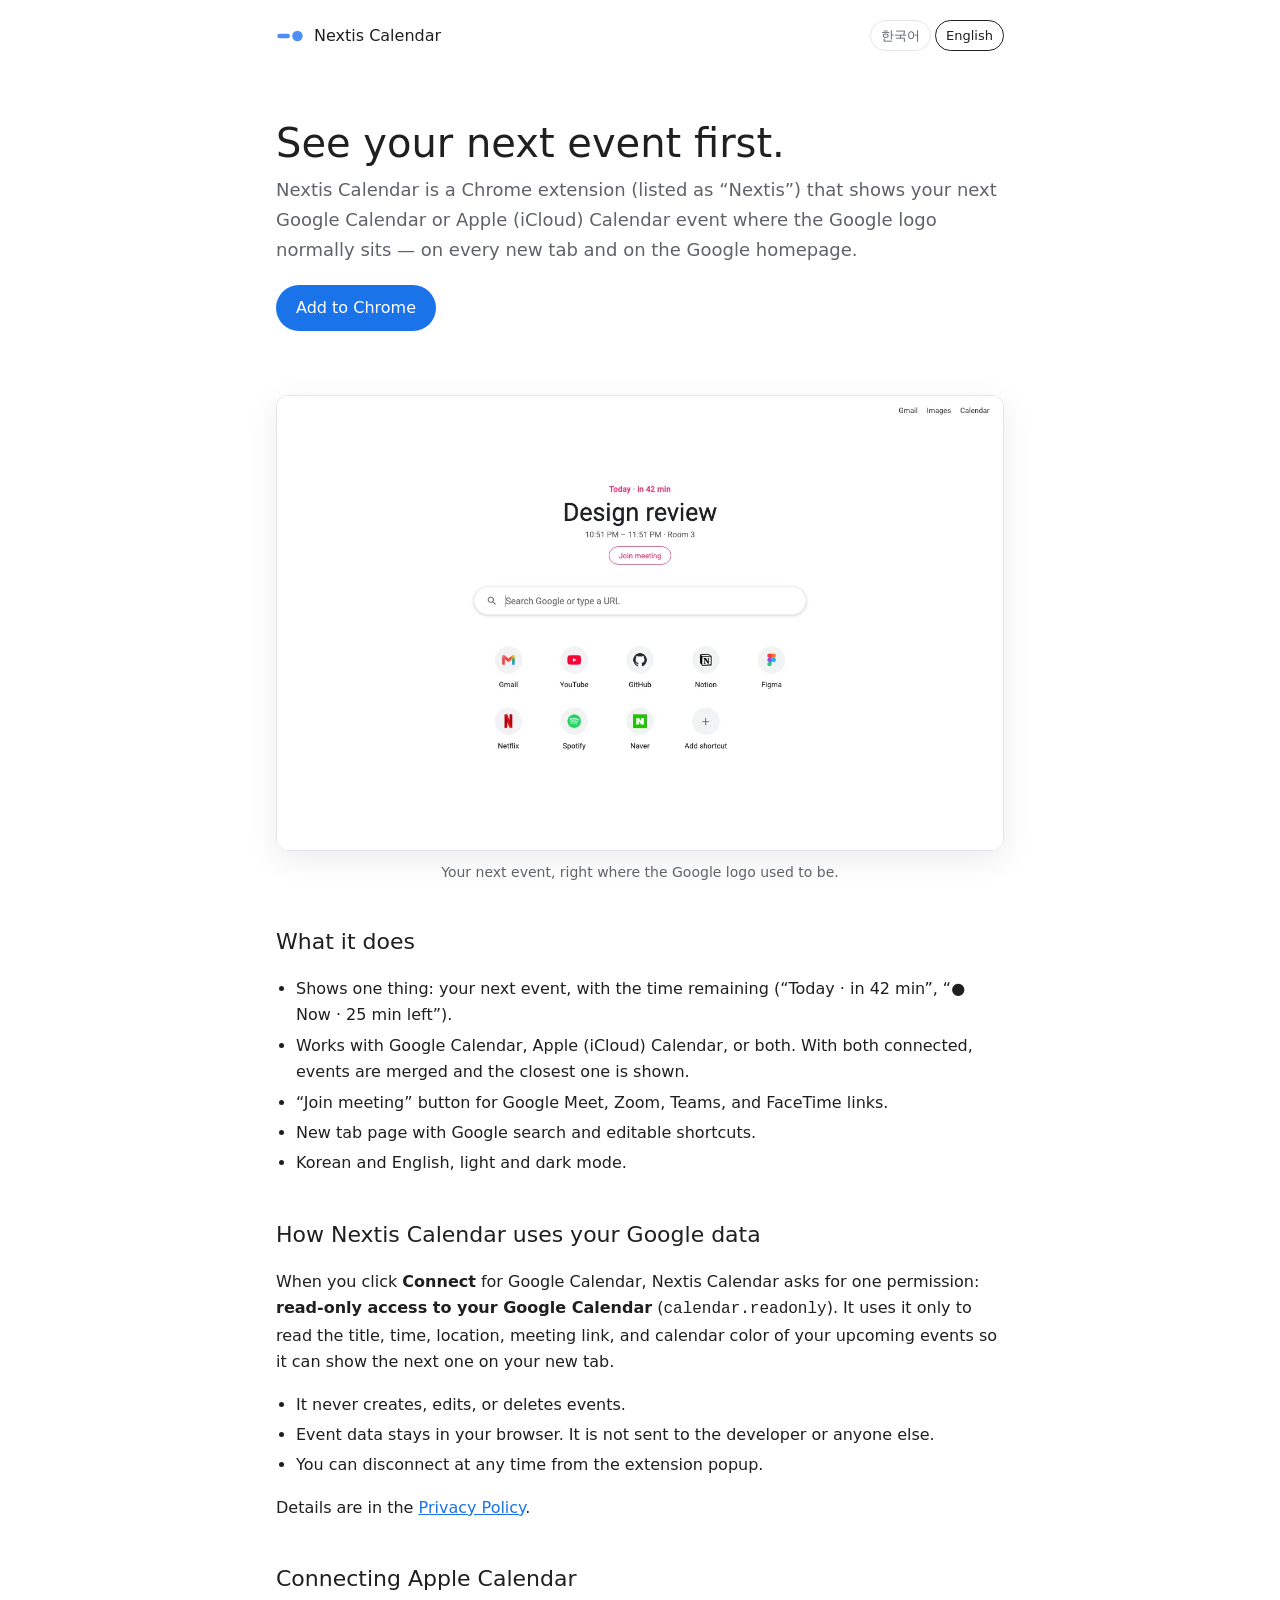
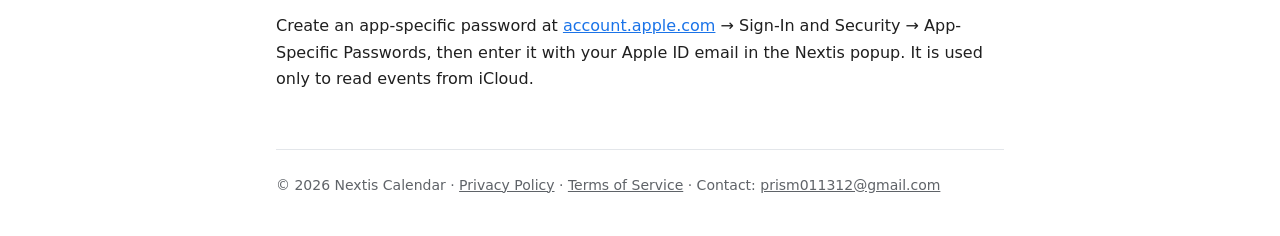
<file: index.html>
<!doctype html>
<html lang="en">
<head>
  <meta charset="utf-8">
  <meta name="viewport" content="width=device-width, initial-scale=1">
  <title>Nextis Calendar</title>
  <meta name="title-en" content="Nextis Calendar — your next event on every new tab">
  <meta name="title-ko" content="Nextis Calendar — 새 탭마다 다음 일정">
  <meta name="description" content="Nextis Calendar is a Chrome extension that shows your next Google or Apple (iCloud) Calendar event in place of the Google logo.">
  <link rel="icon" href="logo.svg">
  <link rel="stylesheet" href="style.css">
</head>
<body>
  <div class="wrap">
    <header class="top">
      <a class="brand" href="./"><img src="logo.svg" alt="">Nextis Calendar</a>
      <div class="lang" role="group" aria-label="Language">
        <button type="button" value="ko">한국어</button>
        <button type="button" value="en">English</button>
      </div>
    </header>

    <!-- English -->
    <main data-lang="en">
      <section class="hero">
        <h1>See your next event first.</h1>
        <p>Nextis Calendar is a Chrome extension (listed as “Nextis”) that shows your next Google Calendar or Apple (iCloud) Calendar event where the Google logo normally sits — on every new tab and on the Google homepage.</p>
        <a class="cta" href="https://chromewebstore.google.com/detail/dpgkimcmhbiepaklcbhblolommffabkh">Add to Chrome</a>
      </section>

      <figure class="shot">
        <picture>
          <source srcset="images/screenshot-newtab-en-dark.webp" media="(prefers-color-scheme: dark)">
          <img src="images/screenshot-newtab-en.webp" width="1280" height="800" alt="Nextis new tab: “Today · in 42 min — Design review” above Google search and shortcuts">
        </picture>
        <figcaption>Your next event, right where the Google logo used to be.</figcaption>
      </figure>

      <h2>What it does</h2>
      <ul>
        <li>Shows one thing: your next event, with the time remaining (“Today · in 42 min”, “● Now · 25 min left”).</li>
        <li>Works with Google Calendar, Apple (iCloud) Calendar, or both. With both connected, events are merged and the closest one is shown.</li>
        <li>“Join meeting” button for Google Meet, Zoom, Teams, and FaceTime links.</li>
        <li>New tab page with Google search and editable shortcuts.</li>
        <li>Korean and English, light and dark mode.</li>
      </ul>

      <h2>How Nextis Calendar uses your Google data</h2>
      <p>When you click <b>Connect</b> for Google Calendar, Nextis Calendar asks for one permission: <b>read-only access to your Google Calendar</b> (<code>calendar.readonly</code>). It uses it only to read the title, time, location, meeting link, and calendar color of your upcoming events so it can show the next one on your new tab.</p>
      <ul>
        <li>It never creates, edits, or deletes events.</li>
        <li>Event data stays in your browser. It is not sent to the developer or anyone else.</li>
        <li>You can disconnect at any time from the extension popup.</li>
      </ul>
      <p>Details are in the <a href="privacy.html?lang=en">Privacy Policy</a>.</p>

      <h2>Connecting Apple Calendar</h2>
      <p>Create an app-specific password at <a href="https://account.apple.com/account/manage">account.apple.com</a> → Sign-In and Security → App-Specific Passwords, then enter it with your Apple ID email in the Nextis popup. It is used only to read events from iCloud.</p>
    </main>

    <!-- 한국어 -->
    <main data-lang="ko">
      <section class="hero">
        <h1>다음 일정을 가장 먼저.</h1>
        <p>Nextis Calendar는 새 탭과 구글 첫 화면의 로고 자리에 Google 캘린더 또는 Apple(iCloud) 캘린더의 다음 일정을 보여주는 크롬 확장 프로그램입니다. (웹 스토어 이름: “Nextis”)</p>
        <a class="cta" href="https://chromewebstore.google.com/detail/dpgkimcmhbiepaklcbhblolommffabkh">Chrome에 추가</a>
      </section>

      <figure class="shot">
        <picture>
          <source srcset="images/screenshot-newtab-ko-dark.webp" media="(prefers-color-scheme: dark)">
          <img src="images/screenshot-newtab-ko.webp" width="1280" height="800" alt="Nextis 새 탭: Google 검색창과 바로가기 위에 “오늘 · 42분 후 — 디자인 리뷰 미팅”">
        </picture>
        <figcaption>구글 로고가 있던 자리에 다음 일정이 보입니다.</figcaption>
      </figure>

      <h2>기능</h2>
      <ul>
        <li>다음 일정 하나만, 남은 시간과 함께 보여줍니다 (“오늘 · 42분 후”, “● 진행 중 · 25분 남음”).</li>
        <li>Google 캘린더, Apple(iCloud) 캘린더 중 하나만 또는 둘 다 연결할 수 있습니다. 둘 다 연결하면 일정을 합쳐서 가장 가까운 일정을 보여줍니다.</li>
        <li>Google Meet, Zoom, Teams, FaceTime 링크가 있으면 “회의 참여” 버튼이 나옵니다.</li>
        <li>새 탭에 Google 검색창과 편집 가능한 바로가기가 있습니다.</li>
        <li>한국어와 영어, 라이트·다크 모드를 지원합니다.</li>
      </ul>

      <h2>Google 데이터를 사용하는 방법</h2>
      <p>Google 캘린더 <b>연결</b>을 누르면 Nextis Calendar는 <b>Google 캘린더 읽기 전용 권한</b>(<code>calendar.readonly</code>) 하나만 요청합니다. 이 권한으로 다가오는 일정의 제목, 시간, 장소, 회의 링크, 캘린더 색상만 읽어서 새 탭에 다음 일정을 보여줍니다.</p>
      <ul>
        <li>일정을 만들거나 고치거나 지우지 않습니다.</li>
        <li>일정 데이터는 브라우저 안에만 있고, 개발자나 다른 누구에게도 보내지 않습니다.</li>
        <li>확장 프로그램 팝업에서 언제든 연결을 해제할 수 있습니다.</li>
      </ul>
      <p>자세한 내용은 <a href="privacy.html?lang=ko">개인정보처리방침</a>을 보세요.</p>

      <h2>Apple 캘린더 연결</h2>
      <p><a href="https://account.apple.com/account/manage">account.apple.com</a> → 로그인 및 보안 → 앱 전용 암호에서 암호를 만든 뒤, Nextis 팝업에 Apple ID 이메일과 함께 입력하세요. 이 암호는 iCloud에서 일정을 읽는 데만 쓰입니다.</p>
    </main>

    <footer>
      <span data-lang="en">© 2026 Nextis Calendar · <a href="privacy.html?lang=en">Privacy Policy</a> · <a href="terms.html?lang=en">Terms of Service</a> · Contact: <a href="mailto:prism011312@gmail.com">prism011312@gmail.com</a></span>
      <span data-lang="ko">© 2026 Nextis Calendar · <a href="privacy.html?lang=ko">개인정보처리방침</a> · <a href="terms.html?lang=ko">이용약관</a> · 문의: <a href="mailto:prism011312@gmail.com">prism011312@gmail.com</a></span>
    </footer>
  </div>
  <script src="lang.js"></script>
</body>
</html>
</file>
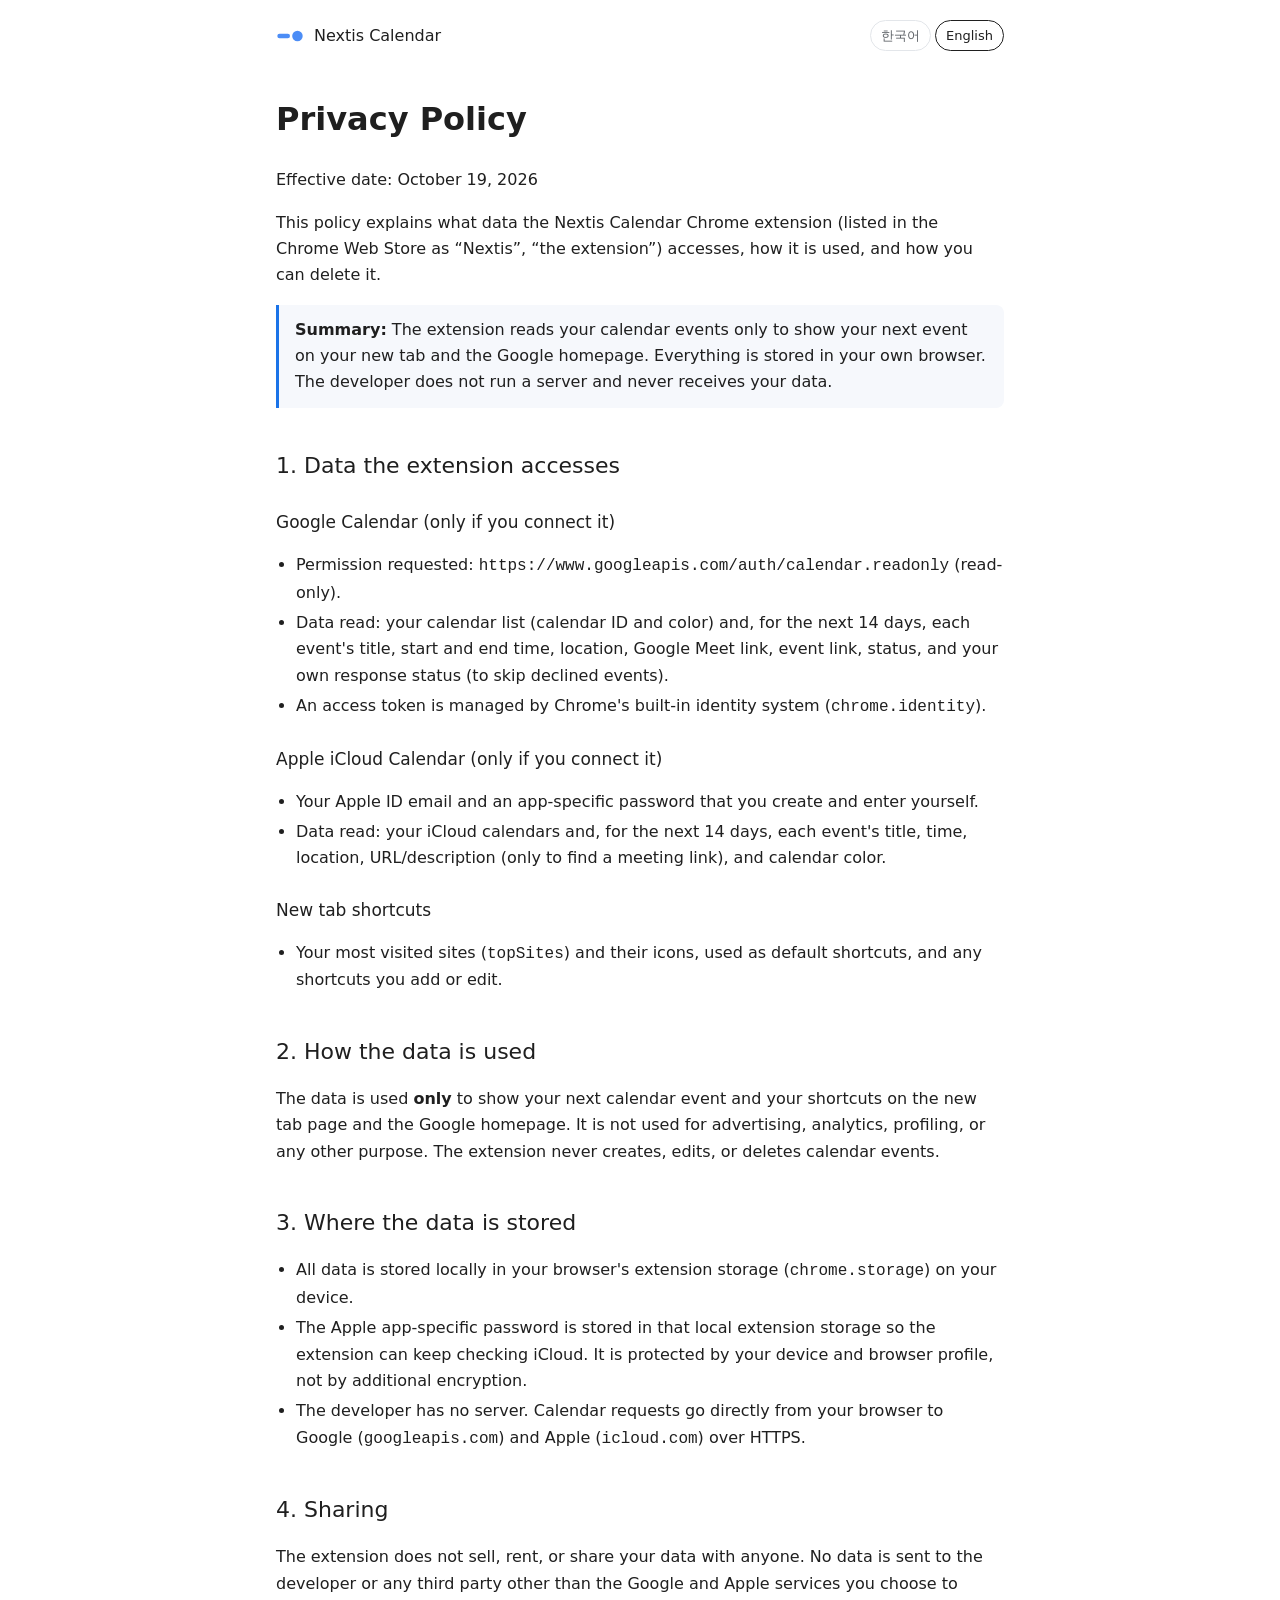
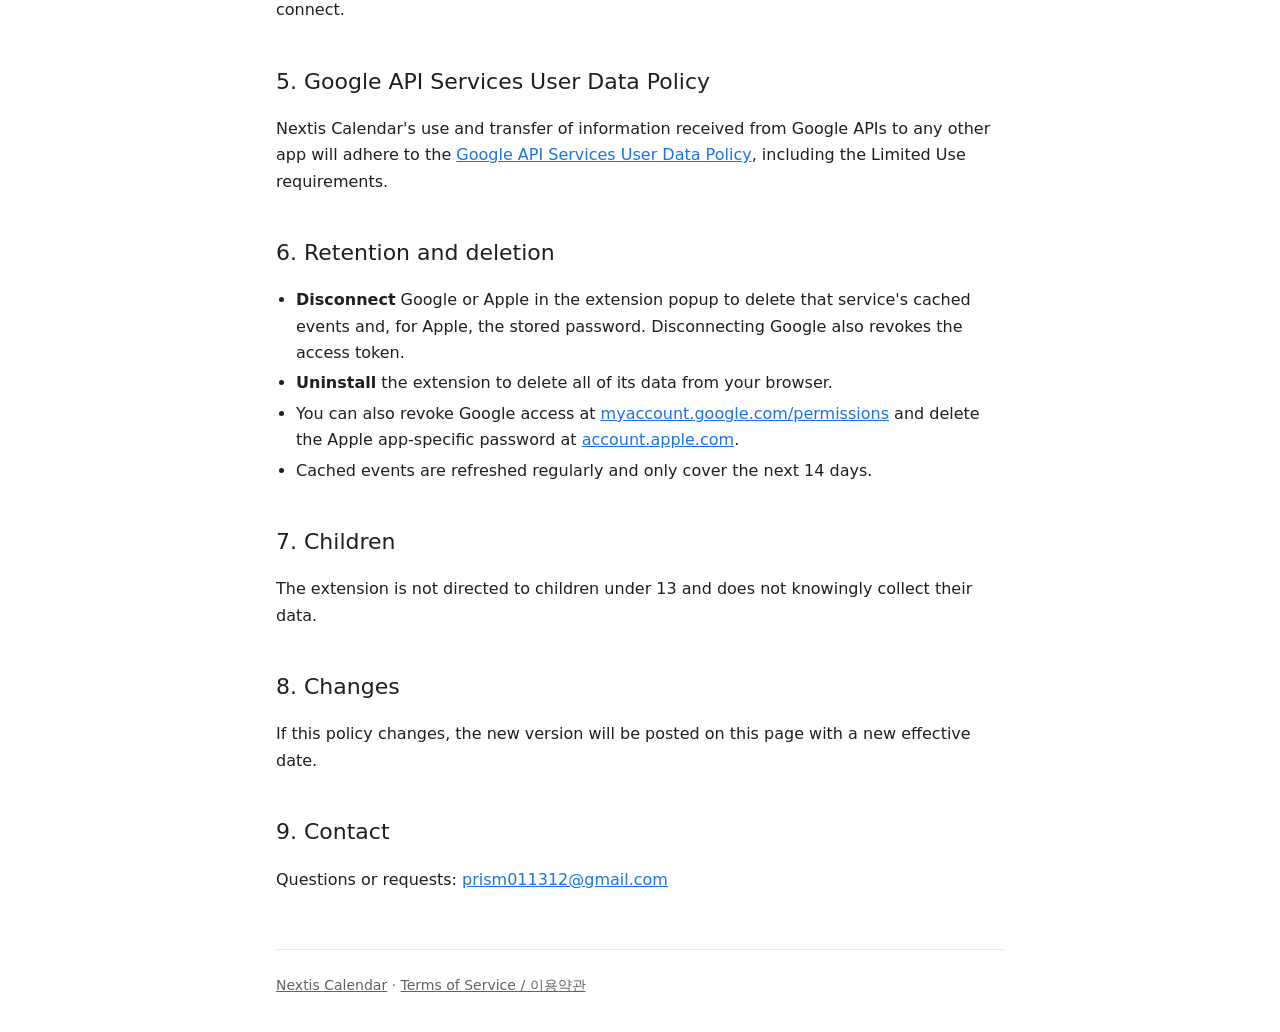
<file: privacy.html>
<!doctype html>
<html lang="en">
<head>
  <meta charset="utf-8">
  <meta name="viewport" content="width=device-width, initial-scale=1">
  <title>Privacy Policy — Nextis Calendar</title>
  <meta name="title-en" content="Privacy Policy — Nextis Calendar">
  <meta name="title-ko" content="개인정보처리방침 — Nextis Calendar">
  <link rel="icon" href="logo.svg">
  <link rel="stylesheet" href="style.css">
</head>
<body>
  <div class="wrap">
    <header class="top">
      <a class="brand" href="./"><img src="logo.svg" alt="">Nextis Calendar</a>
      <div class="lang" role="group" aria-label="Language">
        <button type="button" value="ko">한국어</button>
        <button type="button" value="en">English</button>
      </div>
    </header>

    <!-- English -->
    <main data-lang="en">
      <h1>Privacy Policy</h1>
      <p>Effective date: October 19, 2026</p>
      <p>This policy explains what data the Nextis Calendar Chrome extension (listed in the Chrome Web Store as “Nextis”, “the extension”) accesses, how it is used, and how you can delete it.</p>

      <p class="note"><b>Summary:</b> The extension reads your calendar events only to show your next event on your new tab and the Google homepage. Everything is stored in your own browser. The developer does not run a server and never receives your data.</p>

      <h2>1. Data the extension accesses</h2>
      <h3>Google Calendar (only if you connect it)</h3>
      <ul>
        <li>Permission requested: <code>https://www.googleapis.com/auth/calendar.readonly</code> (read-only).</li>
        <li>Data read: your calendar list (calendar ID and color) and, for the next 14 days, each event's title, start and end time, location, Google Meet link, event link, status, and your own response status (to skip declined events).</li>
        <li>An access token is managed by Chrome's built-in identity system (<code>chrome.identity</code>).</li>
      </ul>
      <h3>Apple iCloud Calendar (only if you connect it)</h3>
      <ul>
        <li>Your Apple ID email and an app-specific password that you create and enter yourself.</li>
        <li>Data read: your iCloud calendars and, for the next 14 days, each event's title, time, location, URL/description (only to find a meeting link), and calendar color.</li>
      </ul>
      <h3>New tab shortcuts</h3>
      <ul>
        <li>Your most visited sites (<code>topSites</code>) and their icons, used as default shortcuts, and any shortcuts you add or edit.</li>
      </ul>

      <h2>2. How the data is used</h2>
      <p>The data is used <b>only</b> to show your next calendar event and your shortcuts on the new tab page and the Google homepage. It is not used for advertising, analytics, profiling, or any other purpose. The extension never creates, edits, or deletes calendar events.</p>

      <h2>3. Where the data is stored</h2>
      <ul>
        <li>All data is stored locally in your browser's extension storage (<code>chrome.storage</code>) on your device.</li>
        <li>The Apple app-specific password is stored in that local extension storage so the extension can keep checking iCloud. It is protected by your device and browser profile, not by additional encryption.</li>
        <li>The developer has no server. Calendar requests go directly from your browser to Google (<code>googleapis.com</code>) and Apple (<code>icloud.com</code>) over HTTPS.</li>
      </ul>

      <h2>4. Sharing</h2>
      <p>The extension does not sell, rent, or share your data with anyone. No data is sent to the developer or any third party other than the Google and Apple services you choose to connect.</p>

      <h2>5. Google API Services User Data Policy</h2>
      <p>Nextis Calendar's use and transfer of information received from Google APIs to any other app will adhere to the <a href="https://developers.google.com/terms/api-services-user-data-policy">Google API Services User Data Policy</a>, including the Limited Use requirements.</p>

      <h2>6. Retention and deletion</h2>
      <ul>
        <li><b>Disconnect</b> Google or Apple in the extension popup to delete that service's cached events and, for Apple, the stored password. Disconnecting Google also revokes the access token.</li>
        <li><b>Uninstall</b> the extension to delete all of its data from your browser.</li>
        <li>You can also revoke Google access at <a href="https://myaccount.google.com/permissions">myaccount.google.com/permissions</a> and delete the Apple app-specific password at <a href="https://account.apple.com/account/manage">account.apple.com</a>.</li>
        <li>Cached events are refreshed regularly and only cover the next 14 days.</li>
      </ul>

      <h2>7. Children</h2>
      <p>The extension is not directed to children under 13 and does not knowingly collect their data.</p>

      <h2>8. Changes</h2>
      <p>If this policy changes, the new version will be posted on this page with a new effective date.</p>

      <h2>9. Contact</h2>
      <p>Questions or requests: <a href="mailto:prism011312@gmail.com">prism011312@gmail.com</a></p>
    </main>

    <!-- 한국어 -->
    <main data-lang="ko">
      <h1>개인정보처리방침</h1>
      <p>시행일: 2026년 10월 19일</p>
      <p>이 방침은 Nextis Calendar 크롬 확장 프로그램(크롬 웹 스토어 이름 “Nextis”, 이하 “확장 프로그램”)이 어떤 데이터에 접근하고, 어떻게 사용하며, 어떻게 삭제할 수 있는지 설명합니다.</p>

      <p class="note"><b>요약:</b> 확장 프로그램은 새 탭과 구글 첫 화면에 다음 일정을 보여주기 위해서만 캘린더 일정을 읽습니다. 모든 데이터는 사용자의 브라우저 안에 저장됩니다. 개발자는 서버를 운영하지 않으며 사용자의 데이터를 받지 않습니다.</p>

      <h2>1. 접근하는 데이터</h2>
      <h3>Google 캘린더 (연결한 경우에만)</h3>
      <ul>
        <li>요청 권한: <code>https://www.googleapis.com/auth/calendar.readonly</code> (읽기 전용)</li>
        <li>읽는 데이터: 캘린더 목록(캘린더 ID와 색상), 그리고 앞으로 14일 동안의 일정별 제목, 시작·종료 시간, 장소, Google Meet 링크, 일정 링크, 상태, 본인의 참석 응답(거절한 일정을 빼기 위해)</li>
        <li>접근 토큰은 크롬에 내장된 계정 기능(<code>chrome.identity</code>)이 관리합니다.</li>
      </ul>
      <h3>Apple iCloud 캘린더 (연결한 경우에만)</h3>
      <ul>
        <li>사용자가 직접 만들어 입력한 Apple ID 이메일과 앱 전용 암호</li>
        <li>읽는 데이터: iCloud 캘린더 목록, 그리고 앞으로 14일 동안의 일정별 제목, 시간, 장소, URL·설명(회의 링크를 찾기 위해서만), 캘린더 색상</li>
      </ul>
      <h3>새 탭 바로가기</h3>
      <ul>
        <li>기본 바로가기로 쓰는 자주 방문한 사이트(<code>topSites</code>)와 그 아이콘, 그리고 사용자가 추가·수정한 바로가기</li>
      </ul>

      <h2>2. 데이터 사용 목적</h2>
      <p>데이터는 새 탭과 구글 첫 화면에 다음 일정과 바로가기를 보여주는 데<b>만</b> 사용됩니다. 광고, 분석, 프로파일링 등 다른 목적으로는 사용하지 않습니다. 확장 프로그램은 캘린더 일정을 만들거나 고치거나 지우지 않습니다.</p>

      <h2>3. 저장 위치</h2>
      <ul>
        <li>모든 데이터는 사용자 기기의 브라우저 확장 프로그램 저장소(<code>chrome.storage</code>)에만 저장됩니다.</li>
        <li>Apple 앱 전용 암호는 iCloud를 계속 확인하기 위해 이 저장소에 보관됩니다. 기기와 브라우저 프로필의 보호를 받으며, 별도로 추가 암호화하지는 않습니다.</li>
        <li>개발자는 서버를 운영하지 않습니다. 캘린더 요청은 사용자 브라우저에서 Google(<code>googleapis.com</code>)과 Apple(<code>icloud.com</code>)로 HTTPS를 통해 직접 전송됩니다.</li>
      </ul>

      <h2>4. 제3자 제공</h2>
      <p>확장 프로그램은 사용자의 데이터를 판매·대여·공유하지 않습니다. 사용자가 직접 연결한 Google, Apple 서비스 외에는 개발자를 포함한 누구에게도 데이터를 보내지 않습니다.</p>

      <h2>5. Google API 서비스 사용자 데이터 정책</h2>
      <p>Nextis Calendar가 Google API로부터 받은 정보를 사용하고 다른 앱으로 전송하는 것은 제한적 사용(Limited Use) 요구사항을 포함한 <a href="https://developers.google.com/terms/api-services-user-data-policy">Google API 서비스 사용자 데이터 정책</a>을 준수합니다.</p>

      <h2>6. 보관 기간과 삭제</h2>
      <ul>
        <li>확장 프로그램 팝업에서 Google 또는 Apple <b>연결 해제</b>를 누르면 해당 서비스의 저장된 일정과(Apple의 경우) 저장된 암호가 삭제됩니다. Google 연결 해제 시 접근 토큰도 폐기됩니다.</li>
        <li>확장 프로그램을 <b>삭제</b>하면 브라우저에 저장된 모든 데이터가 지워집니다.</li>
        <li><a href="https://myaccount.google.com/permissions">myaccount.google.com/permissions</a>에서 Google 접근 권한을, <a href="https://account.apple.com/account/manage">account.apple.com</a>에서 Apple 앱 전용 암호를 직접 폐기할 수도 있습니다.</li>
        <li>저장된 일정은 주기적으로 갱신되며 앞으로 14일치만 보관합니다.</li>
      </ul>

      <h2>7. 아동</h2>
      <p>확장 프로그램은 만 13세 미만 아동을 대상으로 하지 않으며, 아동의 데이터를 알면서 수집하지 않습니다.</p>

      <h2>8. 변경</h2>
      <p>방침이 바뀌면 이 페이지에 새 시행일과 함께 게시합니다.</p>

      <h2>9. 문의</h2>
      <p>문의 및 요청: <a href="mailto:prism011312@gmail.com">prism011312@gmail.com</a></p>
    </main>

    <footer>
      <a href="./">Nextis Calendar</a> · <a href="terms.html">Terms of Service / 이용약관</a>
    </footer>
  </div>
  <script src="lang.js"></script>
</body>
</html>
</file>
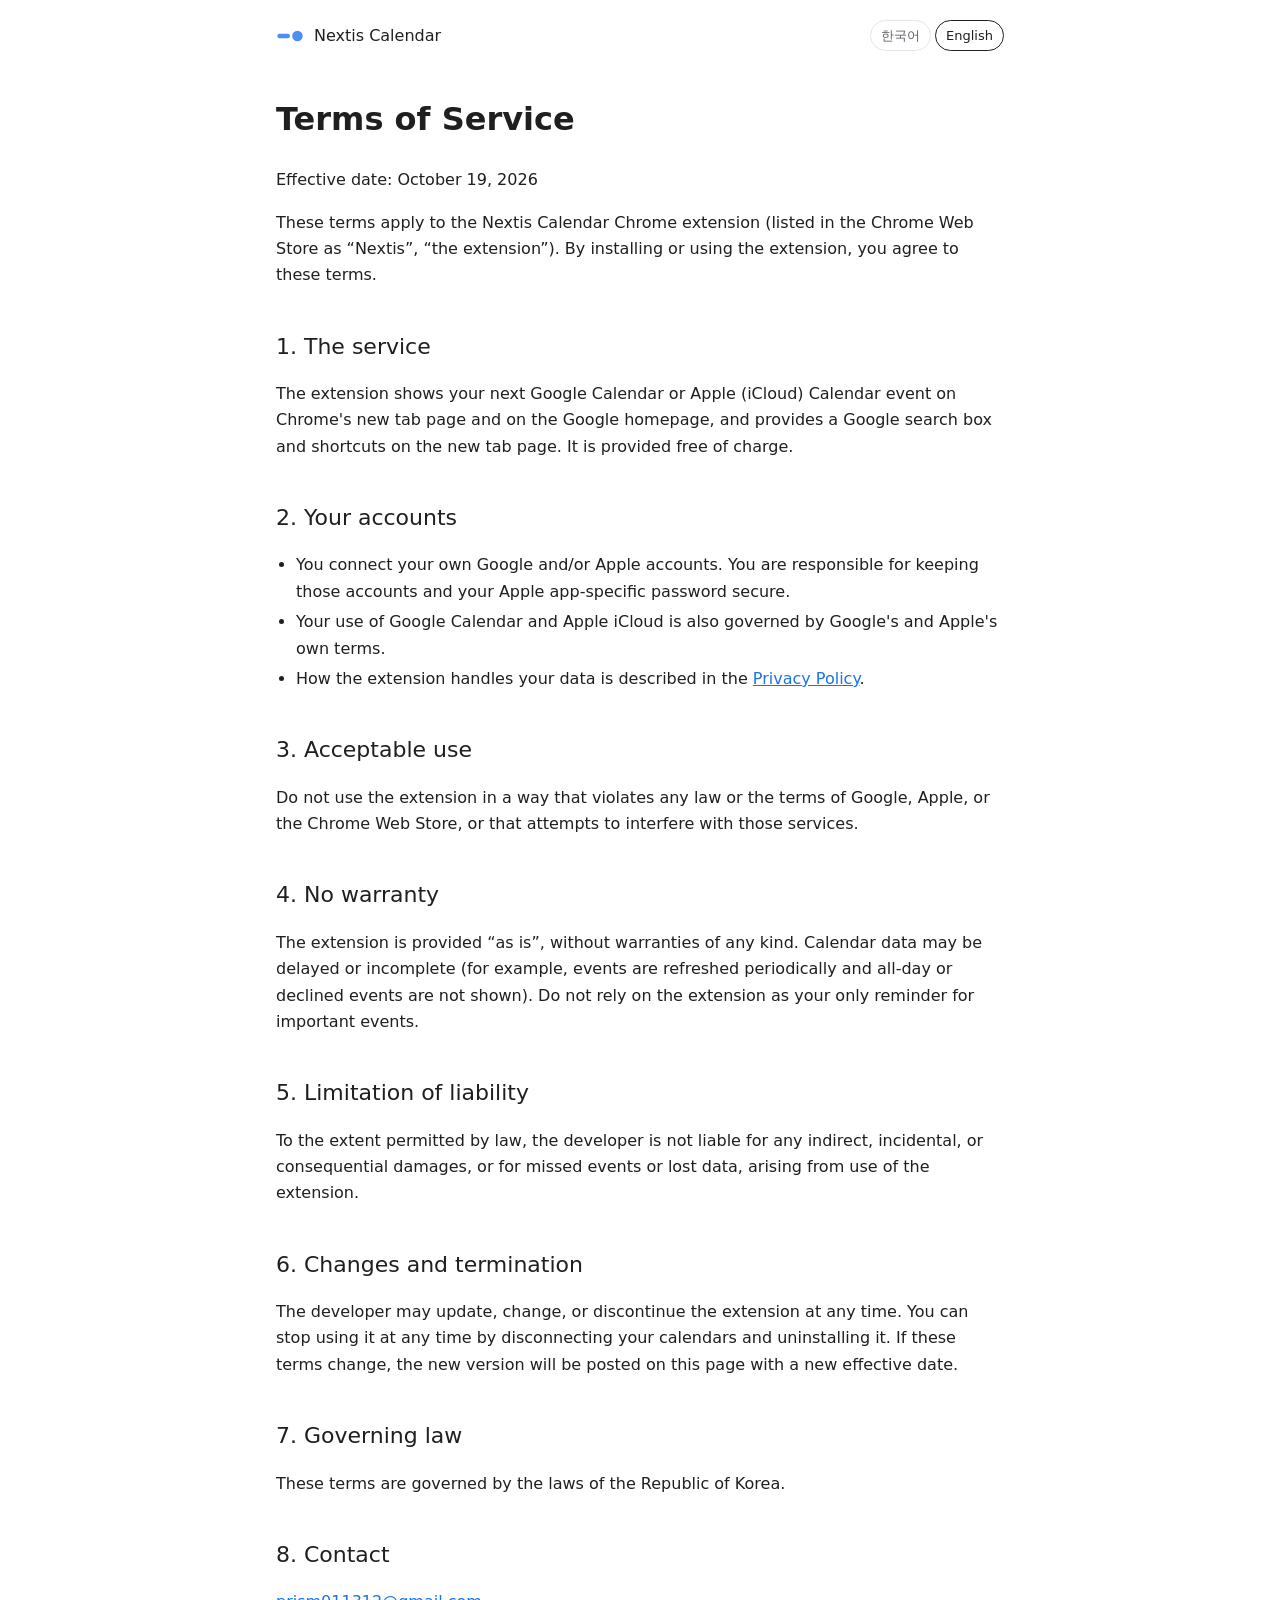
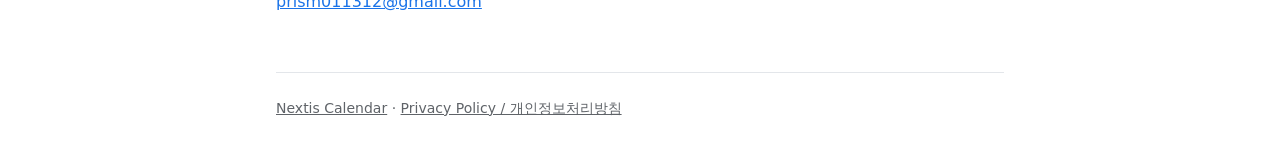
<file: terms.html>
<!doctype html>
<html lang="en">
<head>
  <meta charset="utf-8">
  <meta name="viewport" content="width=device-width, initial-scale=1">
  <title>Terms of Service — Nextis Calendar</title>
  <meta name="title-en" content="Terms of Service — Nextis Calendar">
  <meta name="title-ko" content="이용약관 — Nextis Calendar">
  <link rel="icon" href="logo.svg">
  <link rel="stylesheet" href="style.css">
</head>
<body>
  <div class="wrap">
    <header class="top">
      <a class="brand" href="./"><img src="logo.svg" alt="">Nextis Calendar</a>
      <div class="lang" role="group" aria-label="Language">
        <button type="button" value="ko">한국어</button>
        <button type="button" value="en">English</button>
      </div>
    </header>

    <!-- English -->
    <main data-lang="en">
      <h1>Terms of Service</h1>
      <p>Effective date: October 19, 2026</p>
      <p>These terms apply to the Nextis Calendar Chrome extension (listed in the Chrome Web Store as “Nextis”, “the extension”). By installing or using the extension, you agree to these terms.</p>

      <h2>1. The service</h2>
      <p>The extension shows your next Google Calendar or Apple (iCloud) Calendar event on Chrome's new tab page and on the Google homepage, and provides a Google search box and shortcuts on the new tab page. It is provided free of charge.</p>

      <h2>2. Your accounts</h2>
      <ul>
        <li>You connect your own Google and/or Apple accounts. You are responsible for keeping those accounts and your Apple app-specific password secure.</li>
        <li>Your use of Google Calendar and Apple iCloud is also governed by Google's and Apple's own terms.</li>
        <li>How the extension handles your data is described in the <a href="privacy.html?lang=en">Privacy Policy</a>.</li>
      </ul>

      <h2>3. Acceptable use</h2>
      <p>Do not use the extension in a way that violates any law or the terms of Google, Apple, or the Chrome Web Store, or that attempts to interfere with those services.</p>

      <h2>4. No warranty</h2>
      <p>The extension is provided “as is”, without warranties of any kind. Calendar data may be delayed or incomplete (for example, events are refreshed periodically and all-day or declined events are not shown). Do not rely on the extension as your only reminder for important events.</p>

      <h2>5. Limitation of liability</h2>
      <p>To the extent permitted by law, the developer is not liable for any indirect, incidental, or consequential damages, or for missed events or lost data, arising from use of the extension.</p>

      <h2>6. Changes and termination</h2>
      <p>The developer may update, change, or discontinue the extension at any time. You can stop using it at any time by disconnecting your calendars and uninstalling it. If these terms change, the new version will be posted on this page with a new effective date.</p>

      <h2>7. Governing law</h2>
      <p>These terms are governed by the laws of the Republic of Korea.</p>

      <h2>8. Contact</h2>
      <p><a href="mailto:prism011312@gmail.com">prism011312@gmail.com</a></p>
    </main>

    <!-- 한국어 -->
    <main data-lang="ko">
      <h1>이용약관</h1>
      <p>시행일: 2026년 10월 19일</p>
      <p>이 약관은 Nextis Calendar 크롬 확장 프로그램(크롬 웹 스토어 이름 “Nextis”, 이하 “확장 프로그램”)에 적용됩니다. 확장 프로그램을 설치하거나 사용하면 이 약관에 동의한 것으로 봅니다.</p>

      <h2>1. 서비스 내용</h2>
      <p>확장 프로그램은 크롬 새 탭과 구글 첫 화면에 Google 캘린더 또는 Apple(iCloud) 캘린더의 다음 일정을 보여주고, 새 탭에 Google 검색창과 바로가기를 제공합니다. 무료로 제공됩니다.</p>

      <h2>2. 사용자 계정</h2>
      <ul>
        <li>사용자는 본인의 Google·Apple 계정을 직접 연결합니다. 계정과 Apple 앱 전용 암호를 안전하게 관리할 책임은 사용자에게 있습니다.</li>
        <li>Google 캘린더와 Apple iCloud 이용에는 Google과 Apple의 약관도 함께 적용됩니다.</li>
        <li>확장 프로그램의 데이터 처리 방식은 <a href="privacy.html?lang=ko">개인정보처리방침</a>에 설명되어 있습니다.</li>
      </ul>

      <h2>3. 이용 제한</h2>
      <p>법령이나 Google, Apple, 크롬 웹 스토어의 약관을 위반하거나, 해당 서비스를 방해하는 방식으로 확장 프로그램을 사용해서는 안 됩니다.</p>

      <h2>4. 보증의 부인</h2>
      <p>확장 프로그램은 “있는 그대로” 제공되며, 어떠한 보증도 하지 않습니다. 일정은 주기적으로 갱신되므로 늦게 반영되거나 빠질 수 있습니다(예: 종일 일정과 거절한 일정은 표시하지 않음). 중요한 일정의 유일한 알림 수단으로 사용하지 마세요.</p>

      <h2>5. 책임의 제한</h2>
      <p>법이 허용하는 범위에서, 개발자는 확장 프로그램 사용으로 인한 간접적·부수적·결과적 손해, 놓친 일정이나 데이터 손실에 대해 책임지지 않습니다.</p>

      <h2>6. 변경과 종료</h2>
      <p>개발자는 언제든 확장 프로그램을 업데이트·변경하거나 제공을 중단할 수 있습니다. 사용자는 캘린더 연결을 해제하고 확장 프로그램을 삭제해 언제든 이용을 그만둘 수 있습니다. 약관이 바뀌면 이 페이지에 새 시행일과 함께 게시합니다.</p>

      <h2>7. 준거법</h2>
      <p>이 약관은 대한민국 법률을 따릅니다.</p>

      <h2>8. 문의</h2>
      <p><a href="mailto:prism011312@gmail.com">prism011312@gmail.com</a></p>
    </main>

    <footer>
      <a href="./">Nextis Calendar</a> · <a href="privacy.html">Privacy Policy / 개인정보처리방침</a>
    </footer>
  </div>
  <script src="lang.js"></script>
</body>
</html>
</file>
<file: style.css>
:root {
  --fg: #1f1f1f;
  --muted: #5f6368;
  --bg: #ffffff;
  --card: #f6f8fc;
  --line: #e3e6ea;
  --accent: #1a73e8;
  --dot: #4c8df6;
  color-scheme: light;
}
@media (prefers-color-scheme: dark) {
  :root {
    --fg: #e8eaed;
    --muted: #9aa0a6;
    --bg: #17181b;
    --card: #202124;
    --line: #34363a;
    --accent: #8ab4f8;
    color-scheme: dark;
  }
}

* { box-sizing: border-box; }

body {
  margin: 0;
  background: var(--bg);
  color: var(--fg);
  font: 16px/1.65 "Google Sans", Roboto, "Apple SD Gothic Neo", "Malgun Gothic", system-ui, sans-serif;
  word-break: keep-all;
}

a { color: var(--accent); }

.wrap {
  max-width: 760px;
  margin: 0 auto;
  padding: 0 16px;
}

header.top {
  display: flex;
  align-items: center;
  justify-content: space-between;
  gap: 12px;
  padding: 20px 0;
}
.brand {
  display: flex;
  align-items: center;
  gap: 10px;
  color: var(--fg);
  text-decoration: none;
  font-weight: 500;
}
.brand img { width: 28px; height: 28px; }

.lang {
  display: flex;
  gap: 4px;
}
.lang button {
  padding: 4px 10px;
  border: 1px solid var(--line);
  border-radius: 999px;
  background: transparent;
  color: var(--muted);
  font: inherit;
  font-size: 13px;
  cursor: pointer;
}
.lang button[aria-pressed="true"] { color: var(--fg); border-color: var(--fg); }

/* JS가 없으면 두 언어 모두 보이고, 있으면 고른 언어만 보인다 */
html.js [data-lang]:not(.active) { display: none; }

.hero { padding: 48px 0 32px; }
.hero h1 { margin: 0 0 8px; font-size: 40px; font-weight: 500; line-height: 1.2; }
.hero p { margin: 0; font-size: 18px; color: var(--muted); }

.shot { margin: 32px 0 8px; }
.shot img {
  display: block;
  width: 100%;
  height: auto;
  border: 1px solid var(--line);
  border-radius: 12px;
  box-shadow: 0 8px 32px rgba(0, 0, 0, 0.08);
}
.shot figcaption { margin-top: 10px; text-align: center; color: var(--muted); font-size: 14px; }

h2 { margin: 40px 0 12px; font-size: 22px; font-weight: 500; }
h3 { margin: 24px 0 8px; font-size: 17px; font-weight: 500; }
ul { padding-left: 20px; }
li { margin: 4px 0; }

.cta {
  display: inline-block;
  margin-top: 20px;
  padding: 10px 20px;
  border-radius: 999px;
  background: var(--accent);
  color: var(--bg);
  text-decoration: none;
  font-weight: 500;
}

.note {
  padding: 12px 16px;
  border-left: 3px solid var(--accent);
  background: var(--card);
  border-radius: 0 8px 8px 0;
}

footer {
  margin: 56px 0 0;
  padding: 24px 0 40px;
  border-top: 1px solid var(--line);
  color: var(--muted);
  font-size: 14px;
}
footer a { color: inherit; }

@media (max-width: 600px) {
  .hero h1 { font-size: 30px; }
}
</file>
